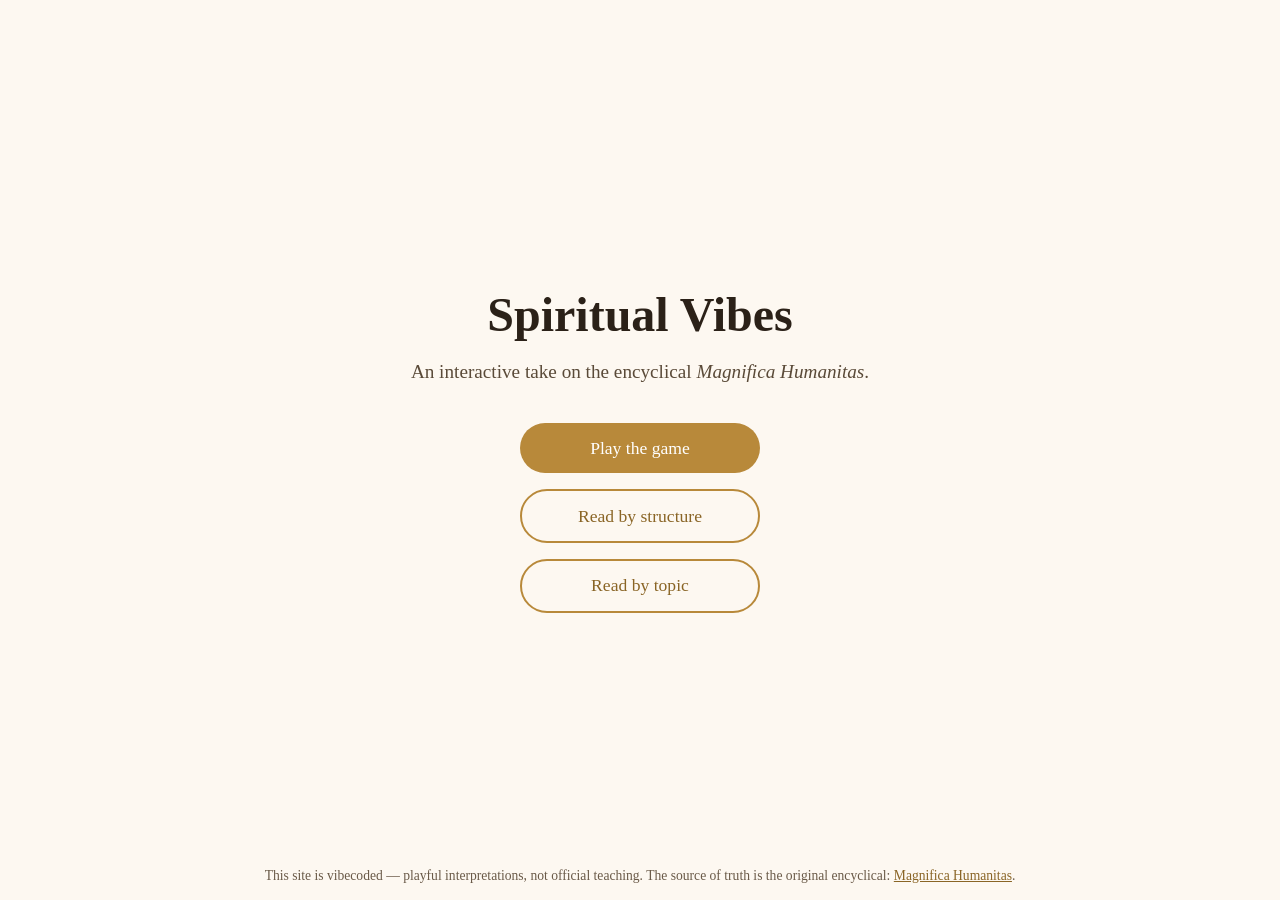
<file: html/index.html>
<!DOCTYPE html>
<html lang="en">
<head>
  <meta charset="UTF-8">
  <meta name="viewport" content="width=device-width, initial-scale=1.0">
  <title>Spiritual Vibes</title>
  <link rel="stylesheet" href="css/style.css">
</head>
<body>
  <main class="home">
    <h1>Spiritual Vibes</h1>
    <p class="tagline">An interactive take on the encyclical <em>Magnifica Humanitas</em>.</p>
    <nav class="actions">
      <a class="btn btn-primary" href="play.html">Play the game</a>
      <a class="btn btn-secondary" href="encyclic.html">Read by structure</a>
      <a class="btn btn-secondary" href="topics.html">Read by topic</a>
    </nav>
  </main>
  <footer class="home-footer">
    <p>
      This site is vibecoded — playful interpretations, not official teaching.
      The source of truth is the original encyclical:
      <a href="https://www.vatican.va/content/leo-xiv/en/encyclicals/documents/20260515-magnifica-humanitas.html" target="_blank" rel="noopener">Magnifica Humanitas</a>.
    </p>
  </footer>
</body>
</html>
</file>
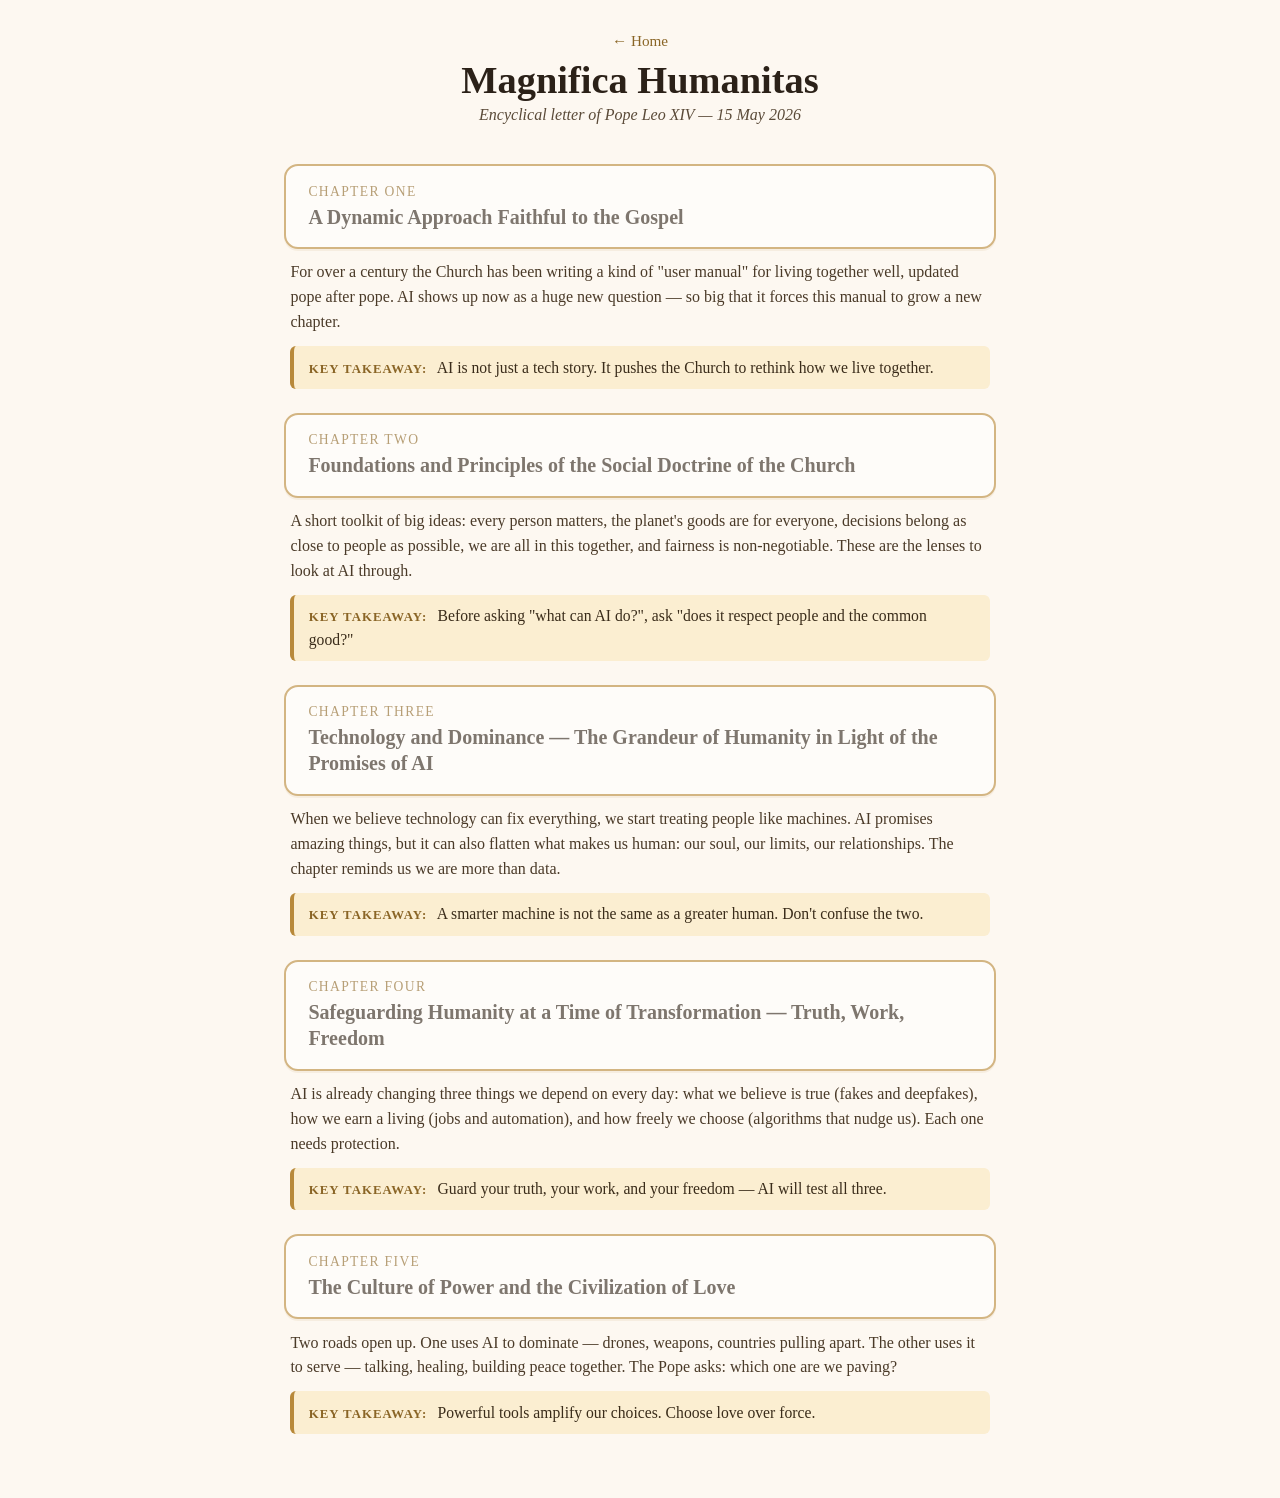
<file: html/encyclic.html>
<!DOCTYPE html>
<html lang="en">
<head>
  <meta charset="UTF-8">
  <meta name="viewport" content="width=device-width, initial-scale=1.0">
  <title>Magnifica Humanitas — Chapters</title>
  <link rel="stylesheet" href="css/style.css">
</head>
<body>
  <main class="reader">
    <header class="reader-header">
      <a class="back" href="index.html">&larr; Home</a>
      <h1>Magnifica Humanitas</h1>
      <p class="subtitle">Encyclical letter of Pope Leo XIV — 15 May 2026</p>
    </header>

    <ol class="chapters">
      <li class="chapter">
        <a href="#" class="chapter-btn" aria-disabled="true">
          <span class="chapter-num">Chapter One</span>
          <span class="chapter-title">A Dynamic Approach Faithful to the Gospel</span>
        </a>
        <p class="chapter-summary">For over a century the Church has been writing a kind of "user manual" for living together well, updated pope after pope. AI shows up now as a huge new question — so big that it forces this manual to grow a new chapter.</p>
        <p class="chapter-takeaway"><span class="takeaway-label">Key takeaway:</span> AI is not just a tech story. It pushes the Church to rethink how we live together.</p>
      </li>

      <li class="chapter">
        <a href="#" class="chapter-btn" aria-disabled="true">
          <span class="chapter-num">Chapter Two</span>
          <span class="chapter-title">Foundations and Principles of the Social Doctrine of the Church</span>
        </a>
        <p class="chapter-summary">A short toolkit of big ideas: every person matters, the planet's goods are for everyone, decisions belong as close to people as possible, we are all in this together, and fairness is non-negotiable. These are the lenses to look at AI through.</p>
        <p class="chapter-takeaway"><span class="takeaway-label">Key takeaway:</span> Before asking "what can AI do?", ask "does it respect people and the common good?"</p>
      </li>

      <li class="chapter">
        <a href="#" class="chapter-btn" aria-disabled="true">
          <span class="chapter-num">Chapter Three</span>
          <span class="chapter-title">Technology and Dominance — The Grandeur of Humanity in Light of the Promises of AI</span>
        </a>
        <p class="chapter-summary">When we believe technology can fix everything, we start treating people like machines. AI promises amazing things, but it can also flatten what makes us human: our soul, our limits, our relationships. The chapter reminds us we are more than data.</p>
        <p class="chapter-takeaway"><span class="takeaway-label">Key takeaway:</span> A smarter machine is not the same as a greater human. Don't confuse the two.</p>
      </li>

      <li class="chapter">
        <a href="#" class="chapter-btn" aria-disabled="true">
          <span class="chapter-num">Chapter Four</span>
          <span class="chapter-title">Safeguarding Humanity at a Time of Transformation — Truth, Work, Freedom</span>
        </a>
        <p class="chapter-summary">AI is already changing three things we depend on every day: what we believe is true (fakes and deepfakes), how we earn a living (jobs and automation), and how freely we choose (algorithms that nudge us). Each one needs protection.</p>
        <p class="chapter-takeaway"><span class="takeaway-label">Key takeaway:</span> Guard your truth, your work, and your freedom — AI will test all three.</p>
      </li>

      <li class="chapter">
        <a href="#" class="chapter-btn" aria-disabled="true">
          <span class="chapter-num">Chapter Five</span>
          <span class="chapter-title">The Culture of Power and the Civilization of Love</span>
        </a>
        <p class="chapter-summary">Two roads open up. One uses AI to dominate — drones, weapons, countries pulling apart. The other uses it to serve — talking, healing, building peace together. The Pope asks: which one are we paving?</p>
        <p class="chapter-takeaway"><span class="takeaway-label">Key takeaway:</span> Powerful tools amplify our choices. Choose love over force.</p>
      </li>
    </ol>
  </main>
</body>
</html>
</file>
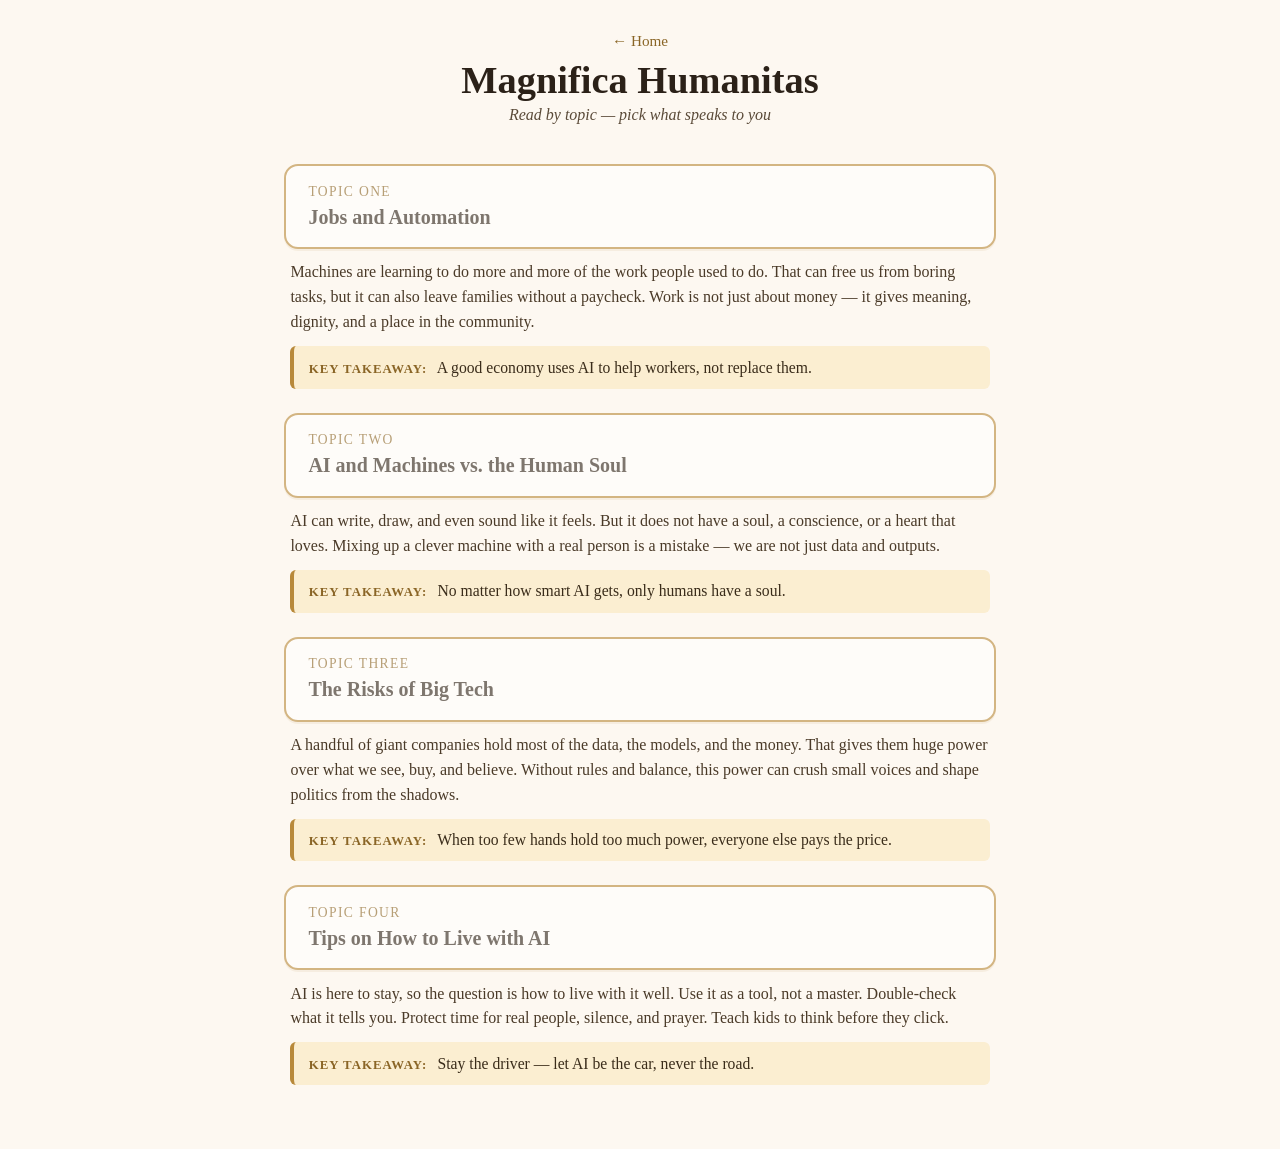
<file: html/topics.html>
<!DOCTYPE html>
<html lang="en">
<head>
  <meta charset="UTF-8">
  <meta name="viewport" content="width=device-width, initial-scale=1.0">
  <title>Magnifica Humanitas — Topics</title>
  <link rel="stylesheet" href="css/style.css">
</head>
<body>
  <main class="reader">
    <header class="reader-header">
      <a class="back" href="index.html">&larr; Home</a>
      <h1>Magnifica Humanitas</h1>
      <p class="subtitle">Read by topic — pick what speaks to you</p>
    </header>

    <ol class="chapters">
      <li class="chapter">
        <a href="#" class="chapter-btn" aria-disabled="true">
          <span class="chapter-num">Topic One</span>
          <span class="chapter-title">Jobs and Automation</span>
        </a>
        <p class="chapter-summary">Machines are learning to do more and more of the work people used to do. That can free us from boring tasks, but it can also leave families without a paycheck. Work is not just about money — it gives meaning, dignity, and a place in the community.</p>
        <p class="chapter-takeaway"><span class="takeaway-label">Key takeaway:</span> A good economy uses AI to help workers, not replace them.</p>
      </li>

      <li class="chapter">
        <a href="#" class="chapter-btn" aria-disabled="true">
          <span class="chapter-num">Topic Two</span>
          <span class="chapter-title">AI and Machines vs. the Human Soul</span>
        </a>
        <p class="chapter-summary">AI can write, draw, and even sound like it feels. But it does not have a soul, a conscience, or a heart that loves. Mixing up a clever machine with a real person is a mistake — we are not just data and outputs.</p>
        <p class="chapter-takeaway"><span class="takeaway-label">Key takeaway:</span> No matter how smart AI gets, only humans have a soul.</p>
      </li>

      <li class="chapter">
        <a href="#" class="chapter-btn" aria-disabled="true">
          <span class="chapter-num">Topic Three</span>
          <span class="chapter-title">The Risks of Big Tech</span>
        </a>
        <p class="chapter-summary">A handful of giant companies hold most of the data, the models, and the money. That gives them huge power over what we see, buy, and believe. Without rules and balance, this power can crush small voices and shape politics from the shadows.</p>
        <p class="chapter-takeaway"><span class="takeaway-label">Key takeaway:</span> When too few hands hold too much power, everyone else pays the price.</p>
      </li>

      <li class="chapter">
        <a href="#" class="chapter-btn" aria-disabled="true">
          <span class="chapter-num">Topic Four</span>
          <span class="chapter-title">Tips on How to Live with AI</span>
        </a>
        <p class="chapter-summary">AI is here to stay, so the question is how to live with it well. Use it as a tool, not a master. Double-check what it tells you. Protect time for real people, silence, and prayer. Teach kids to think before they click.</p>
        <p class="chapter-takeaway"><span class="takeaway-label">Key takeaway:</span> Stay the driver — let AI be the car, never the road.</p>
      </li>
    </ol>
  </main>
</body>
</html>
</file>
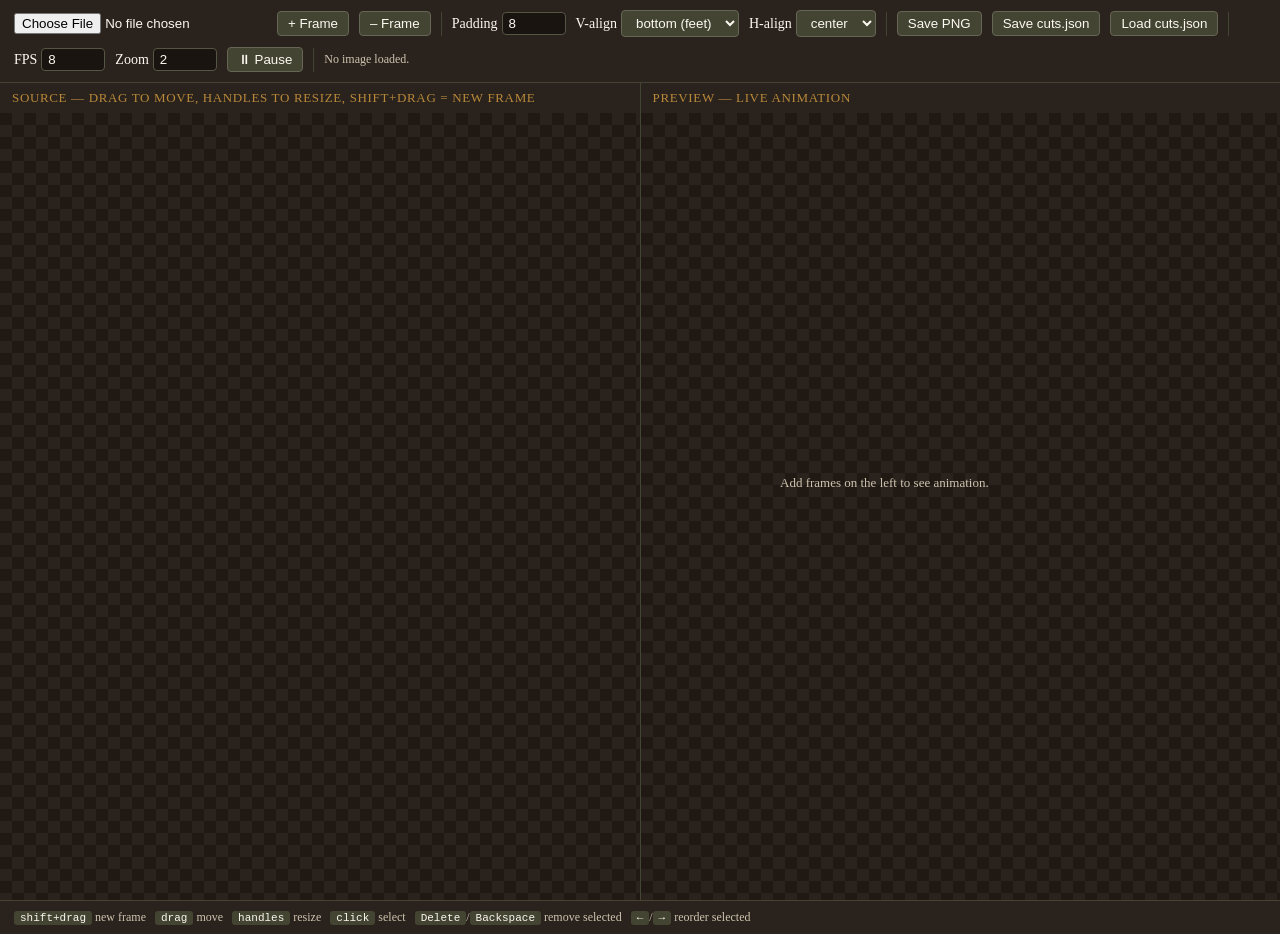
<file: html/shame/cutter.html>
<!DOCTYPE html>
<html lang="en">
<head>
<meta charset="UTF-8">
<title>Sprite Cutter — Shame</title>
<style>
  * { box-sizing: border-box; }
  html, body { margin: 0; height: 100%; background: #1a1410; color: #fdf8f1;
               font: 14px/1.4 Georgia, "Times New Roman", serif; }
  #app { display: grid; grid-template-rows: auto 1fr; height: 100%; }
  header { padding: 10px 14px; background: #2a221c; border-bottom: 1px solid #443; display: flex;
           flex-wrap: wrap; gap: 10px; align-items: center; }
  header label { display: inline-flex; gap: 4px; align-items: center; }
  header input[type=number] { width: 64px; background: #1a1410; color: #fdf8f1; border: 1px solid #554;
                              padding: 3px 6px; border-radius: 4px; }
  header select, header button { background: #443; color: #fdf8f1; border: 1px solid #665;
                                  padding: 4px 10px; border-radius: 4px; cursor: pointer; }
  header button:hover { background: #554; }
  header .sep { width: 1px; height: 24px; background: #443; }
  header .info { color: #cfc4b0; font-size: 12px; }

  main { display: grid; grid-template-columns: 1fr 1fr; gap: 1px; background: #443; min-height: 0; }
  .pane { background: #1a1410; display: grid; grid-template-rows: auto 1fr; min-height: 0;
          overflow: hidden; }
  .pane h2 { margin: 0; padding: 6px 12px; background: #2a221c; font-size: 13px;
             color: #b8893a; font-weight: normal; letter-spacing: 0.05em; text-transform: uppercase; }
  .canvas-wrap { overflow: auto; background:
      repeating-conic-gradient(#2a221c 0 25%, #1f1813 0 50%) 0 0/24px 24px; }
  canvas { display: block; image-rendering: pixelated; }
  .empty { padding: 20px; color: #cfc4b0; font-style: italic; }

  footer { padding: 8px 14px; background: #2a221c; border-top: 1px solid #443; font-size: 12px;
           color: #cfc4b0; }
  kbd { background: #443; padding: 1px 6px; border-radius: 3px; font-family: monospace;
        font-size: 11px; color: #fdf8f1; }
</style>
</head>
<body>
<div id="app">
  <header>
    <label><input type="file" id="file" accept="image/*"></label>
    <button id="addBtn" title="Or shift+drag on canvas">+ Frame</button>
    <button id="delBtn" title="Or press Delete">– Frame</button>
    <span class="sep"></span>
    <label>Padding <input type="number" id="pad" value="8" min="0" max="200"></label>
    <label>V-align
      <select id="valign">
        <option value="bottom" selected>bottom (feet)</option>
        <option value="center">center</option>
        <option value="top">top</option>
      </select>
    </label>
    <label>H-align
      <select id="halign">
        <option value="center" selected>center</option>
        <option value="left">left</option>
        <option value="right">right</option>
      </select>
    </label>
    <span class="sep"></span>
    <button id="savePng">Save PNG</button>
    <button id="saveJson">Save cuts.json</button>
    <button id="loadJson">Load cuts.json</button>
    <input type="file" id="jsonFile" accept=".json,application/json" style="display:none">
    <span class="sep"></span>
    <label>FPS <input type="number" id="fps" value="8" min="1" max="60"></label>
    <label>Zoom <input type="number" id="zoom" value="2" min="1" max="16" step="1"></label>
    <button id="playBtn" title="Play/Pause">⏸ Pause</button>
    <span class="sep"></span>
    <span class="info" id="info">No image loaded.</span>
  </header>

  <main>
    <section class="pane">
      <h2>Source — drag to move, handles to resize, shift+drag = new frame</h2>
      <div class="canvas-wrap" id="srcWrap"><canvas id="src" width="800" height="400"></canvas></div>
    </section>
    <section class="pane">
      <h2>Preview — live animation</h2>
      <div class="canvas-wrap" id="prevWrap" style="display:flex; align-items:center; justify-content:center;">
        <canvas id="prev" width="400" height="200"></canvas>
      </div>
    </section>
  </main>
</div>

<footer>
  <kbd>shift+drag</kbd> new frame &nbsp;
  <kbd>drag</kbd> move &nbsp;
  <kbd>handles</kbd> resize &nbsp;
  <kbd>click</kbd> select &nbsp;
  <kbd>Delete</kbd>/<kbd>Backspace</kbd> remove selected &nbsp;
  <kbd>←</kbd>/<kbd>→</kbd> reorder selected
</footer>

<script>
const $ = (id) => document.getElementById(id);
const srcCanvas = $('src'), prevCanvas = $('prev');
const sctx = srcCanvas.getContext('2d');
const pctx = prevCanvas.getContext('2d');

const state = {
  img: null,
  imgName: 'sprite',
  // rects in IMAGE coords: {x,y,w,h,id}
  rects: [],
  selectedId: null,
  nextId: 1,
  drag: null,
  viewScale: 1, // image px per screen px when drawn
};

function setInfo(s) { $('info').textContent = s; }

// ----- Image loading -----
$('file').addEventListener('change', (e) => {
  const f = e.target.files[0]; if (!f) return;
  state.imgName = f.name.replace(/\.[^.]+$/, '');
  const img = new Image();
  img.onload = () => {
    state.img = img;
    state.rects = [];
    state.selectedId = null;
    fitSourceCanvas();
    setInfo(`${img.naturalWidth}×${img.naturalHeight} — ${f.name}`);
    redraw();
  };
  img.src = URL.createObjectURL(f);
});

// Fit source canvas to image at a reasonable on-screen size
function fitSourceCanvas() {
  const wrap = $('srcWrap');
  const maxW = wrap.clientWidth - 4;
  const maxH = wrap.clientHeight - 4;
  const iw = state.img.naturalWidth, ih = state.img.naturalHeight;
  const s = Math.min(maxW / iw, maxH / ih, 1);
  state.viewScale = s;
  srcCanvas.width = Math.round(iw * s);
  srcCanvas.height = Math.round(ih * s);
}

window.addEventListener('resize', () => {
  if (state.img) { fitSourceCanvas(); redraw(); }
});

// ----- Coordinate transforms -----
function screenToImg(sx, sy) {
  const r = srcCanvas.getBoundingClientRect();
  return {
    x: (sx - r.left) / state.viewScale,
    y: (sy - r.top) / state.viewScale,
  };
}

// ----- Rect ordering by x (so frame 0 is leftmost) -----
function orderedRects() {
  return [...state.rects].sort((a, b) => a.x - b.x);
}

// ----- Hit-testing -----
const HANDLE = 8; // screen px
function hitTest(p) {
  // Test selected rect's handles first, then any rect's body (topmost = last-clicked = selected last)
  const ordered = orderedRects();
  // Check selected handles
  const sel = state.rects.find(r => r.id === state.selectedId);
  if (sel) {
    const hs = handleRectsImg(sel);
    for (const h of hs) {
      if (p.x >= h.x && p.x <= h.x + h.w && p.y >= h.y && p.y <= h.y + h.h) {
        return { kind: 'handle', rect: sel, handle: h.name };
      }
    }
  }
  // Bodies — pick the smallest-area rect under cursor (so a small rect inside a big one is selectable)
  let pick = null;
  for (const r of state.rects) {
    if (p.x >= r.x && p.x <= r.x + r.w && p.y >= r.y && p.y <= r.y + r.h) {
      if (!pick || r.w * r.h < pick.w * pick.h) pick = r;
    }
  }
  if (pick) return { kind: 'body', rect: pick };
  return null;
}

function handleRectsImg(r) {
  const s = HANDLE / state.viewScale; // handle size in image coords
  const cx = r.x + r.w / 2, cy = r.y + r.h / 2;
  const pts = [
    ['nw', r.x, r.y], ['n', cx, r.y], ['ne', r.x + r.w, r.y],
    ['w', r.x, cy],                    ['e', r.x + r.w, cy],
    ['sw', r.x, r.y + r.h], ['s', cx, r.y + r.h], ['se', r.x + r.w, r.y + r.h]
  ];
  return pts.map(([name, x, y]) => ({ name, x: x - s / 2, y: y - s / 2, w: s, h: s }));
}

// ----- Drag interaction -----
srcCanvas.addEventListener('pointerdown', (e) => {
  if (!state.img) return;
  srcCanvas.setPointerCapture(e.pointerId);
  const p = screenToImg(e.clientX, e.clientY);

  // shift+drag = create new rect
  if (e.shiftKey) {
    const r = { id: state.nextId++, x: p.x, y: p.y, w: 1, h: 1 };
    state.rects.push(r);
    state.selectedId = r.id;
    state.drag = { kind: 'create', rect: r, startX: p.x, startY: p.y };
    redraw();
    return;
  }

  const hit = hitTest(p);
  if (!hit) {
    state.selectedId = null;
    redraw();
    return;
  }

  state.selectedId = hit.rect.id;
  if (hit.kind === 'handle') {
    state.drag = { kind: 'resize', rect: hit.rect, handle: hit.handle, startX: p.x, startY: p.y,
                   orig: { ...hit.rect } };
  } else {
    state.drag = { kind: 'move', rect: hit.rect, startX: p.x, startY: p.y,
                   orig: { ...hit.rect } };
  }
  redraw();
});

srcCanvas.addEventListener('pointermove', (e) => {
  if (!state.img) return;
  const p = screenToImg(e.clientX, e.clientY);

  // Update cursor based on hover
  if (!state.drag) {
    const hit = hitTest(p);
    srcCanvas.style.cursor = !hit ? (e.shiftKey ? 'crosshair' : 'default')
      : hit.kind === 'handle' ? cursorFor(hit.handle) : 'move';
  }

  if (!state.drag) return;

  const d = state.drag;
  if (d.kind === 'create') {
    d.rect.x = Math.min(d.startX, p.x);
    d.rect.y = Math.min(d.startY, p.y);
    d.rect.w = Math.abs(p.x - d.startX);
    d.rect.h = Math.abs(p.y - d.startY);
  } else if (d.kind === 'move') {
    d.rect.x = d.orig.x + (p.x - d.startX);
    d.rect.y = d.orig.y + (p.y - d.startY);
  } else if (d.kind === 'resize') {
    resizeRect(d.rect, d.orig, d.handle, p.x - d.startX, p.y - d.startY);
  }
  redraw();
});

srcCanvas.addEventListener('pointerup', (e) => {
  if (state.drag) {
    // Tidy: any rect <2px in image coords gets removed
    const r = state.drag.rect;
    if (r.w < 2 || r.h < 2) {
      state.rects = state.rects.filter(x => x !== r);
      state.selectedId = null;
    }
    // Normalize negative w/h
    state.rects.forEach(r => {
      if (r.w < 0) { r.x += r.w; r.w = -r.w; }
      if (r.h < 0) { r.y += r.h; r.h = -r.h; }
    });
  }
  state.drag = null;
  redraw();
});

function cursorFor(h) {
  return { n: 'ns-resize', s: 'ns-resize', e: 'ew-resize', w: 'ew-resize',
           ne: 'nesw-resize', sw: 'nesw-resize', nw: 'nwse-resize', se: 'nwse-resize' }[h];
}

function resizeRect(r, orig, handle, dx, dy) {
  let x = orig.x, y = orig.y, w = orig.w, h = orig.h;
  if (handle.includes('w')) { x = orig.x + dx; w = orig.w - dx; }
  if (handle.includes('e')) { w = orig.w + dx; }
  if (handle.includes('n')) { y = orig.y + dy; h = orig.h - dy; }
  if (handle.includes('s')) { h = orig.h + dy; }
  r.x = x; r.y = y; r.w = w; r.h = h;
}

// ----- Keyboard -----
window.addEventListener('keydown', (e) => {
  if (e.target.tagName === 'INPUT' || e.target.tagName === 'SELECT') return;
  if (e.key === 'Delete' || e.key === 'Backspace') {
    if (state.selectedId != null) {
      state.rects = state.rects.filter(r => r.id !== state.selectedId);
      state.selectedId = null;
      redraw();
      e.preventDefault();
    }
  } else if (e.key === 'ArrowLeft' || e.key === 'ArrowRight') {
    // Reorder selected by nudging x — but ordering is by x anyway, so we just nudge it
    const sel = state.rects.find(r => r.id === state.selectedId);
    if (sel) { sel.x += (e.key === 'ArrowRight' ? 5 : -5); redraw(); }
  }
});

// ----- Buttons -----
$('addBtn').addEventListener('click', () => {
  if (!state.img) return;
  const iw = state.img.naturalWidth, ih = state.img.naturalHeight;
  const w = Math.round(iw * 0.2), h = Math.round(ih * 0.5);
  const r = { id: state.nextId++,
              x: Math.round((iw - w) / 2), y: Math.round((ih - h) / 2),
              w, h };
  state.rects.push(r);
  state.selectedId = r.id;
  redraw();
});

$('delBtn').addEventListener('click', () => {
  if (state.selectedId == null) return;
  state.rects = state.rects.filter(r => r.id !== state.selectedId);
  state.selectedId = null;
  redraw();
});

['pad', 'valign', 'halign', 'fps', 'zoom'].forEach(id => $(id).addEventListener('input', redraw));

let playing = true;
$('playBtn').addEventListener('click', () => {
  playing = !playing;
  $('playBtn').textContent = playing ? '⏸ Pause' : '▶ Play';
});

$('savePng').addEventListener('click', () => {
  if (!state.img || state.rects.length === 0) return;
  const pack = computePack();
  const canvas = document.createElement('canvas');
  canvas.width = pack.cellW * pack.frames.length;
  canvas.height = pack.cellH;
  const ctx = canvas.getContext('2d');
  for (let i = 0; i < pack.frames.length; i++) {
    const f = pack.frames[i];
    ctx.drawImage(state.img, f.src.x, f.src.y, f.src.w, f.src.h,
      i * pack.cellW + f.dst.x, f.dst.y, f.src.w, f.src.h);
  }
  canvas.toBlob((blob) => {
    const a = document.createElement('a');
    a.href = URL.createObjectURL(blob);
    a.download = `${state.imgName}_packed.png`;
    a.click();
  }, 'image/png');
});

$('saveJson').addEventListener('click', () => {
  const data = {
    image: state.imgName,
    padding: +$('pad').value,
    valign: $('valign').value,
    halign: $('halign').value,
    frames: orderedRects().map(r => ({
      x: Math.round(r.x), y: Math.round(r.y),
      w: Math.round(r.w), h: Math.round(r.h)
    }))
  };
  const blob = new Blob([JSON.stringify(data, null, 2)], { type: 'application/json' });
  const a = document.createElement('a');
  a.href = URL.createObjectURL(blob);
  a.download = `${state.imgName}_cuts.json`;
  a.click();
});

$('loadJson').addEventListener('click', () => $('jsonFile').click());
$('jsonFile').addEventListener('change', (e) => {
  const f = e.target.files[0]; if (!f) return;
  f.text().then((txt) => {
    const d = JSON.parse(txt);
    if (d.padding != null) $('pad').value = d.padding;
    if (d.valign) $('valign').value = d.valign;
    if (d.halign) $('halign').value = d.halign;
    state.rects = (d.frames || []).map(r => ({ ...r, id: state.nextId++ }));
    state.selectedId = null;
    redraw();
  });
});

// ----- Pack computation (used by preview + save) -----
function computePack() {
  const pad = Math.max(0, +$('pad').value || 0);
  const valign = $('valign').value;
  const halign = $('halign').value;
  const rects = orderedRects().map(r => ({
    x: Math.max(0, Math.round(r.x)),
    y: Math.max(0, Math.round(r.y)),
    w: Math.max(1, Math.round(r.w)),
    h: Math.max(1, Math.round(r.h)),
  }));
  if (rects.length === 0) return { cellW: 0, cellH: 0, frames: [] };
  const maxW = Math.max(...rects.map(r => r.w));
  const maxH = Math.max(...rects.map(r => r.h));
  const cellW = maxW + pad * 2;
  const cellH = maxH + pad * 2;
  const frames = rects.map(r => {
    let dx, dy;
    if (halign === 'left') dx = pad;
    else if (halign === 'right') dx = cellW - pad - r.w;
    else dx = Math.round((cellW - r.w) / 2);
    if (valign === 'top') dy = pad;
    else if (valign === 'center') dy = Math.round((cellH - r.h) / 2);
    else dy = cellH - pad - r.h; // bottom
    return { src: r, dst: { x: dx, y: dy } };
  });
  return { cellW, cellH, frames };
}

// ----- Drawing -----
function redraw() {
  drawSource();
  drawPreview();
}

function drawSource() {
  sctx.clearRect(0, 0, srcCanvas.width, srcCanvas.height);
  if (!state.img) return;
  sctx.drawImage(state.img, 0, 0, srcCanvas.width, srcCanvas.height);
  const s = state.viewScale;
  const ordered = orderedRects();
  ordered.forEach((r, i) => {
    const sel = r.id === state.selectedId;
    sctx.lineWidth = sel ? 2 : 1.5;
    sctx.strokeStyle = sel ? '#ffe45c' : '#4aa3ff';
    sctx.fillStyle = sel ? 'rgba(255,228,92,0.10)' : 'rgba(74,163,255,0.07)';
    sctx.fillRect(r.x * s, r.y * s, r.w * s, r.h * s);
    sctx.strokeRect(r.x * s, r.y * s, r.w * s, r.h * s);
    // Label
    sctx.fillStyle = sel ? '#ffe45c' : '#4aa3ff';
    sctx.font = 'bold 13px Georgia, serif';
    sctx.fillText(`#${i}`, r.x * s + 4, r.y * s + 14);
    if (sel) {
      // Draw handles
      const hs = handleRectsImg(r);
      sctx.fillStyle = '#ffe45c';
      hs.forEach(h => sctx.fillRect(h.x * s, h.y * s, h.w * s, h.h * s));
    }
  });
}

// drawPreview() just sizes the canvas + updates the info bar.
// The actual frame display is driven by the animation loop below.
function drawPreview() {
  if (!state.img || state.rects.length === 0) {
    prevCanvas.width = 400; prevCanvas.height = 100;
    pctx.clearRect(0, 0, prevCanvas.width, prevCanvas.height);
    pctx.fillStyle = '#cfc4b0';
    pctx.font = '13px Georgia';
    pctx.fillText('Add frames on the left to see animation.', 20, 30);
    setInfo(state.img ? `${state.img.naturalWidth}×${state.img.naturalHeight} — no frames yet`
                       : 'No image loaded.');
    return;
  }
  const pack = computePack();
  const zoom = Math.max(1, Math.min(16, +$('zoom').value || 1));
  prevCanvas.width = pack.cellW * zoom;
  prevCanvas.height = pack.cellH * zoom;
  const totalW = pack.cellW * pack.frames.length;
  setInfo(`${state.img.naturalWidth}×${state.img.naturalHeight} — ${pack.frames.length} frames — ` +
          `cell ${pack.cellW}×${pack.cellH} — output PNG ${totalW}×${pack.cellH}`);
}

// Animation loop — draws the currently-active frame onto the preview canvas.
let lastFrameTime = 0;
let currentFrame = 0;
function tick(t) {
  if (state.img && state.rects.length > 0) {
    const pack = computePack();
    const fps = Math.max(1, +$('fps').value || 8);
    const frameDur = 1000 / fps;
    if (playing && t - lastFrameTime >= frameDur) {
      currentFrame = (currentFrame + 1) % pack.frames.length;
      lastFrameTime = t;
    }
    if (currentFrame >= pack.frames.length) currentFrame = 0;
    const zoom = Math.max(1, Math.min(16, +$('zoom').value || 1));
    pctx.clearRect(0, 0, prevCanvas.width, prevCanvas.height);
    pctx.imageSmoothingEnabled = false;
    const f = pack.frames[currentFrame];
    pctx.drawImage(state.img,
      f.src.x, f.src.y, f.src.w, f.src.h,
      f.dst.x * zoom, f.dst.y * zoom,
      f.src.w * zoom, f.src.h * zoom);
    // Cell border so user can see the framing
    pctx.strokeStyle = 'rgba(255,228,92,0.35)';
    pctx.lineWidth = 1;
    pctx.strokeRect(0.5, 0.5, prevCanvas.width - 1, prevCanvas.height - 1);
    // Frame number badge
    pctx.fillStyle = 'rgba(0,0,0,0.55)';
    pctx.fillRect(4, 4, 38, 18);
    pctx.fillStyle = '#ffe45c';
    pctx.font = 'bold 12px Georgia, serif';
    pctx.fillText(`#${currentFrame}`, 8, 17);
  }
  requestAnimationFrame(tick);
}
requestAnimationFrame(tick);

redraw();
</script>
</body>
</html>
</file>
<file: html/css/style.css>
:root {
  --bg: #fdf8f1;
  --fg: #2b2118;
  --accent: #b8893a;
  --accent-dark: #8a6526;
}

* { box-sizing: border-box; }

body {
  margin: 0;
  font-family: Georgia, "Times New Roman", serif;
  background: var(--bg);
  color: var(--fg);
  min-height: 100vh;
  display: flex;
  align-items: center;
  justify-content: center;
}

.home {
  text-align: center;
  padding: 2rem;
  max-width: 600px;
}

.home h1 {
  font-size: 3rem;
  margin: 0 0 0.5rem;
}

.tagline {
  font-size: 1.2rem;
  color: #5a4a38;
  margin-bottom: 2.5rem;
}

.actions {
  display: flex;
  flex-direction: column;
  gap: 1rem;
  align-items: center;
}

.btn {
  display: inline-block;
  padding: 0.9rem 2rem;
  border-radius: 999px;
  text-decoration: none;
  font-size: 1.1rem;
  min-width: 240px;
  transition: transform 0.1s ease, background 0.2s ease;
}

.btn:hover { transform: translateY(-2px); }
.btn:active { transform: translateY(0); }

.btn-primary {
  background: var(--accent);
  color: white;
}
.btn-primary:hover { background: var(--accent-dark); }

.btn-secondary {
  background: transparent;
  color: var(--accent-dark);
  border: 2px solid var(--accent);
}
.btn-secondary:hover { background: var(--accent); color: white; }

[aria-disabled="true"] {
  opacity: 0.6;
  pointer-events: none;
}

.home-footer {
  position: fixed;
  bottom: 0;
  left: 0;
  right: 0;
  padding: 1rem 1.5rem;
  text-align: center;
  font-size: 0.85rem;
  color: #6a5a48;
}
.home-footer p { margin: 0; }
.home-footer a {
  color: var(--accent-dark);
  text-decoration: underline;
}

/* Reader */
.reader {
  max-width: 760px;
  margin: 0 auto;
  padding: 2rem 1.5rem 4rem;
  width: 100%;
}

.reader-header { text-align: center; margin-bottom: 2.5rem; }
.reader-header h1 { font-size: 2.4rem; margin: 0.5rem 0 0.25rem; }
.reader-header .subtitle { color: #5a4a38; margin: 0; font-style: italic; }
.back {
  display: inline-block;
  color: var(--accent-dark);
  text-decoration: none;
  font-size: 0.95rem;
}
.back:hover { text-decoration: underline; }

.chapters {
  list-style: none;
  padding: 0;
  margin: 0;
  display: flex;
  flex-direction: column;
  gap: 1.5rem;
}

.chapter-btn {
  display: block;
  background: white;
  border: 2px solid var(--accent);
  border-radius: 14px;
  padding: 1.1rem 1.4rem;
  text-decoration: none;
  color: var(--fg);
  transition: background 0.2s, transform 0.1s, box-shadow 0.2s;
  box-shadow: 0 2px 0 rgba(184,137,58,0.15);
}
.chapter-btn:hover {
  background: var(--accent);
  color: white;
  transform: translateY(-2px);
  box-shadow: 0 6px 16px rgba(184,137,58,0.25);
}
.chapter-num {
  display: block;
  font-size: 0.85rem;
  text-transform: uppercase;
  letter-spacing: 0.1em;
  color: var(--accent-dark);
  margin-bottom: 0.25rem;
}
.chapter-btn:hover .chapter-num { color: #fde8c8; }
.chapter-title {
  display: block;
  font-size: 1.25rem;
  font-weight: bold;
  line-height: 1.3;
}
.chapter-summary {
  margin: 0.7rem 0.4rem 0;
  color: #4a3a28;
  line-height: 1.55;
  font-size: 1rem;
}
.chapter-takeaway {
  margin: 0.7rem 0.4rem 0;
  padding: 0.6rem 0.9rem;
  background: #fbeed1;
  border-left: 4px solid var(--accent);
  border-radius: 6px;
  color: #3a2c1a;
  line-height: 1.5;
  font-size: 0.98rem;
}
.takeaway-label {
  font-weight: bold;
  color: var(--accent-dark);
  text-transform: uppercase;
  font-size: 0.8rem;
  letter-spacing: 0.08em;
  margin-right: 0.4rem;
}
</file>
